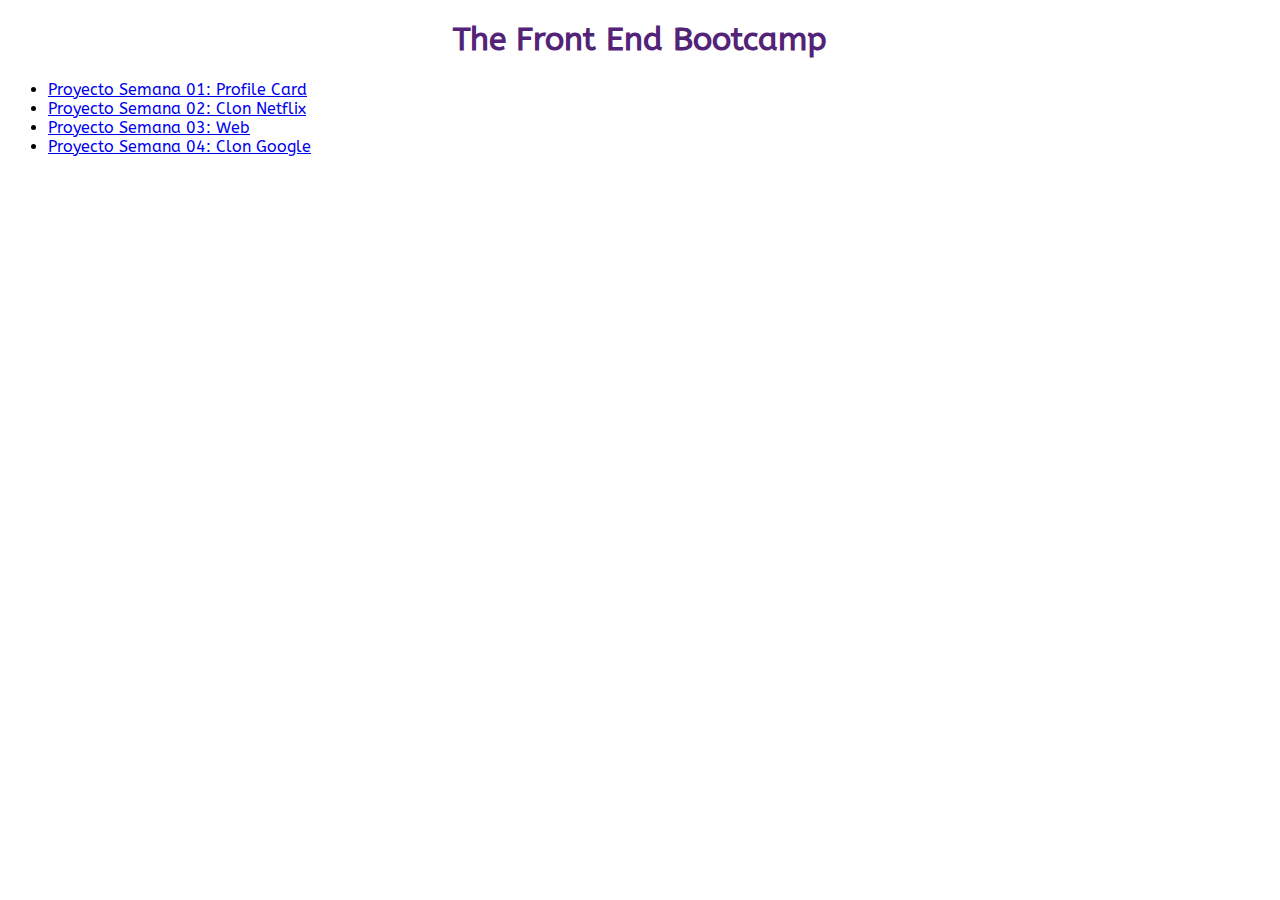
<file: index.html>
<!DOCTYPE html>
<html>
  <head>
    <meta charset="utf-8" />
    <meta http-equiv="X-UA-Compatible" content="IE=edge" />
    <title>The Front End Bootcamp | Academia Web</title>
    <meta name="viewport" content="width=device-width, initial-scale=1" />
    <link
      rel="stylesheet"
      type="text/css"
      media="screen"
      href="assets/styles/index.css"
    />
    <link rel="preconnect" href="https://fonts.googleapis.com" />
    <link rel="preconnect" href="https://fonts.gstatic.com" crossorigin />
    <link
      href="https://fonts.googleapis.com/css2?family=ABeeZee&display=swap"
      rel="stylesheet"
    />
  </head>

  <body>
        <h1>The Front End Bootcamp</h1>
        <ul>
          <li>
            <a href="pages/profile-card.html">Proyecto Semana 01: Profile Card</a>
          </li>
          <li>
            <a href="pages/clon-netflix.html">Proyecto Semana 02: Clon Netflix</a>
          </li>
          <li>
            <a href="pages/proyecto_semana_03/index.html">Proyecto Semana 03: Web</a>
          </li>
          <li>
            <a href="pages/proyecto_semana_04/index.html">Proyecto Semana 04: Clon Google</a>
          </li>
        </ul>
  </body>
</html>
</file>
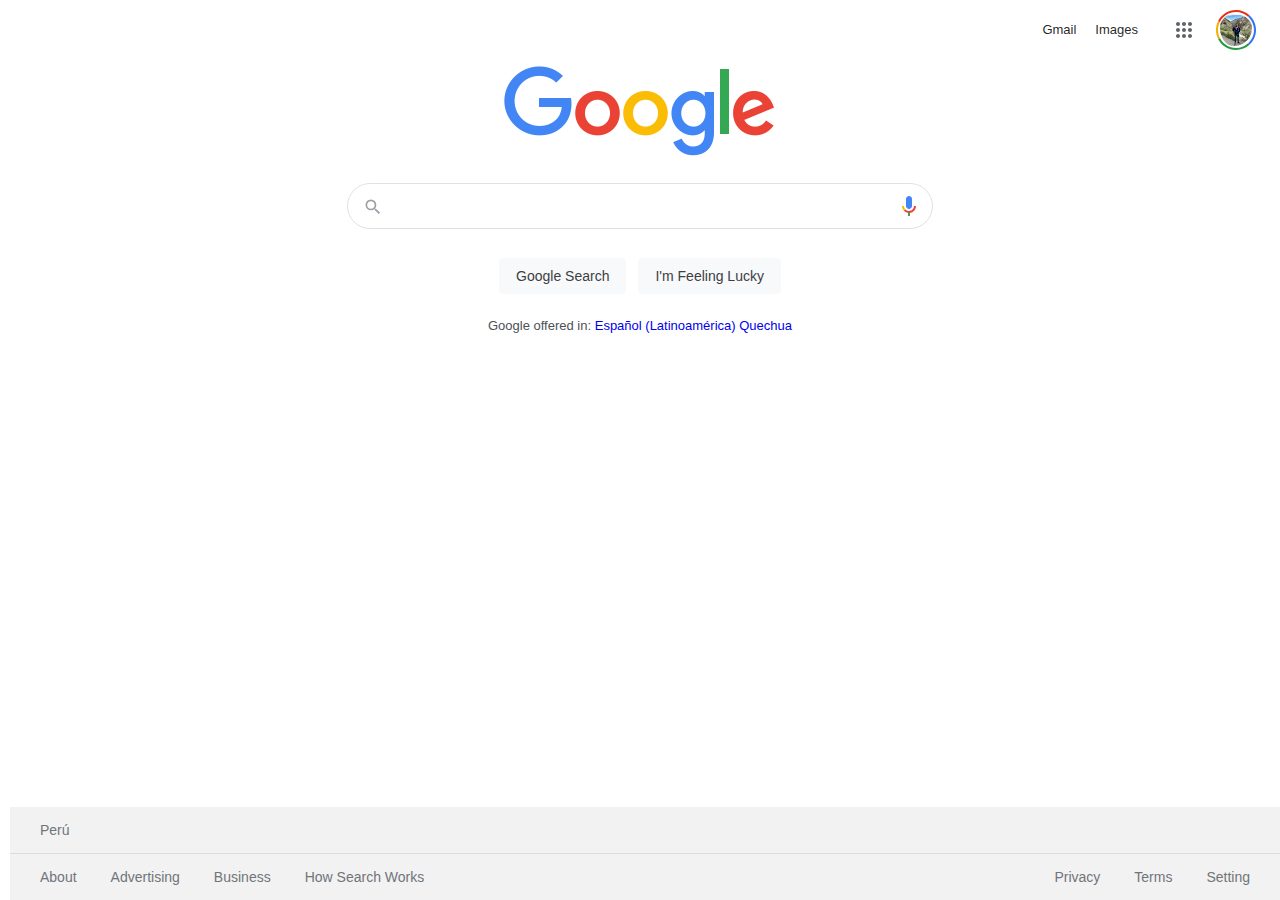
<file: pages/proyecto_semana_04/index.html>
<!DOCTYPE html>
<!--[if lt IE 7]>      <html class="no-js lt-ie9 lt-ie8 lt-ie7"> <![endif]-->
<!--[if IE 7]>         <html class="no-js lt-ie9 lt-ie8"> <![endif]-->
<!--[if IE 8]>         <html class="no-js lt-ie9"> <![endif]-->
<!--[if gt IE 8]>      <html class="no-js"> <!--<![endif]-->
<html>

<head lang="us">
    <meta charset="utf-8">
    <meta http-equiv="X-UA-Compatible" content="IE=edge">
    <title>Google</title>
    <meta name="description" content="">
    <meta name="viewport" content="width=device-width, initial-scale=1">
    <link rel="stylesheet" href="styles/google.css">
    <link rel="icon" type="image/x-icon" href="assets/images/favicon.ico">

</head>

<body>
    <!--[if lt IE 7]>
            <p class="browsehappy">You are using an <strong>outdated</strong> browser. Please <a href="#">upgrade your browser</a> to improve your experience.</p>
        <![endif]-->
    <header>
        <div class="header">
            <!--MENU PRINCIPAL-->
            <div class="menu">
                <div class="menu__option">
                    <a href="#">Gmail</a>
                </div>
                <div class="menu__option">
                    <a href="#">Images</a>
                </div>
            </div>

            <!--PRODUCTOS GOOGLE-->
            <div class="products">
                <div class="products__icon">
                    <a href="#">
                        <svg>
                            <path
                                d="M6,8c1.1,0 2,-0.9 2,-2s-0.9,-2 -2,-2 -2,0.9 -2,2 0.9,2 2,2zM12,20c1.1,0 2,-0.9 2,-2s-0.9,-2 -2,-2 -2,0.9 -2,2 0.9,2 2,2zM6,20c1.1,0 2,-0.9 2,-2s-0.9,-2 -2,-2 -2,0.9 -2,2 0.9,2 2,2zM6,14c1.1,0 2,-0.9 2,-2s-0.9,-2 -2,-2 -2,0.9 -2,2 0.9,2 2,2zM12,14c1.1,0 2,-0.9 2,-2s-0.9,-2 -2,-2 -2,0.9 -2,2 0.9,2 2,2zM16,6c0,1.1 0.9,2 2,2s2,-0.9 2,-2 -0.9,-2 -2,-2 -2,0.9 -2,2zM12,8c1.1,0 2,-0.9 2,-2s-0.9,-2 -2,-2 -2,0.9 -2,2 0.9,2 2,2zM18,14c1.1,0 2,-0.9 2,-2s-0.9,-2 -2,-2 -2,0.9 -2,2 0.9,2 2,2zM18,20c1.1,0 2,-0.9 2,-2s-0.9,-2 -2,-2 -2,0.9 -2,2 0.9,2 2,2z"
                                fill="#5f6368">
                            </path>
                        </svg>
                    </a>
                </div>
            </div>

            <!--USUARIO LOGUEADO-->
            <div class="session">
                <div class="session__circle">
                    <svg version="1.1" viewBox="0 0 40 40" width="40px" xml:space="preserve"
                        xmlns="http://www.w3.org/2000/svg" xmlns:xlink="http://www.w3.org/1999/xlink"
                        style="opacity:1.0">
                        <path
                            d="M4.02,28.27C2.73,25.8,2,22.98,2,20c0-2.87,0.68-5.59,1.88-8l-1.72-1.04C0.78,13.67,0,16.75,0,20c0,3.31,0.8,6.43,2.23,9.18L4.02,28.27z"
                            fill="#F6AD01"></path>
                        <path
                            d="M32.15,33.27C28.95,36.21,24.68,38,20,38c-6.95,0-12.98-3.95-15.99-9.73l-1.79,0.91C5.55,35.61,12.26,40,20,40c5.2,0,9.93-1.98,13.48-5.23L32.15,33.27z"
                            fill="#249A41"></path>
                        <path
                            d="M33.49,34.77C37.49,31.12,40,25.85,40,20c0-5.86-2.52-11.13-6.54-14.79l-1.37,1.46C35.72,9.97,38,14.72,38,20c0,5.25-2.26,9.98-5.85,13.27L33.49,34.77z"
                            fill="#3174F1"></path>
                        <path
                            d="M20,2c4.65,0,8.89,1.77,12.09,4.67l1.37-1.46C29.91,1.97,25.19,0,20,0l0,0C12.21,0,5.46,4.46,2.16,10.96L3.88,12C6.83,6.08,12.95,2,20,2"
                            fill="#E92D18"></path>
                    </svg>
                </div>
                <img src="assets/images/rosmel.jpg">
            </div>
        </div>
    </header>

    <section class="content">
        <!--LOGO-->
        <div class="center">
            <img src="assets/images/googlelogo_color_272x92dp.png" width="272px" height="92px" />
        </div>
        <!--BÚSQUEDA-->
        <form>
            <div class="row__search">
                <div class="search__icon">
                    <svg xmlns="http://www.w3.org/2000/svg" viewBox="0 0 24 24">
                        <path
                            d="M15.5 14h-.79l-.28-.27A6.471 6.471 0 0 0 16 9.5 6.5 6.5 0 1 0 9.5 16c1.61 0 3.09-.59 4.23-1.57l.27.28v.79l5 4.99L20.49 19l-4.99-5zm-6 0C7.01 14 5 11.99 5 9.5S7.01 5 9.5 5 14 7.01 14 9.5 11.99 14 9.5 14z"
                            fill="#9aa0a6">
                        </path>
                    </svg>
                </div>
                <div class="search__text">
                    <input type="text">
                </div>
                <div class="search__voice">
                    <svg xmlns="http://www.w3.org/2000/svg" viewBox="0 0 24 24">
                        <path fill="#4285f4"
                            d="m12 15c1.66 0 3-1.31 3-2.97v-7.02c0-1.66-1.34-3.01-3-3.01s-3 1.34-3 3.01v7.02c0 1.66 1.34 2.97 3 2.97z">
                        </path>
                        <path fill="#34a853" d="m11 18.08h2v3.92h-2z"></path>
                        <path fill="#fbbc05"
                            d="m7.05 16.87c-1.27-1.33-2.05-2.83-2.05-4.87h2c0 1.45 0.56 2.42 1.47 3.38v0.32l-1.15 1.18z">
                        </path>
                        <path fill="#ea4335"
                            d="m12 16.93a4.97 5.25 0 0 1 -3.54 -1.55l-1.41 1.49c1.26 1.34 3.02 2.13 4.95 2.13 3.87 0 6.99-2.92 6.99-7h-1.99c0 2.92-2.24 4.93-5 4.93z">
                        </path>
                    </svg>
                </div>
            </div>
            <div class="search__button center">
                <input value="Google Search" tabindex="0" type="submit">
                <input value="I'm Feeling Lucky" tabindex="0" type="submit">
            </div>
        </form>
        <!--OTROS IDIOMAS-->
        <div class="center">
            <p class="row__languages">Google offered in: <a href="#">Español
                    (Latinoamérica)</a> <a href="#">Quechua</a>
            </p>
        </div>
    </section>

    <footer>
        <div class="country">Perú</div>
        <div>
            <div class="submenu__container">
                <div class="submenu"><a href="#"> About </a></div>
                <div class="submenu"><a href="#"> Advertising </a></div>
                <div class="submenu"><a href="#"> Business </a></div>
                <div class="submenu"><a href="#"> How Search Works </a></div>
            </div>
            <div class="settings__container">
                <div class="settings"><a href="#"> Privacy </a></div>
                <div class="settings"><a href="#"> Terms </a></div>
                <div class="settings"><a href="#"> Setting </a></div>
            </div>
        </div>
    </footer>


  <!--START RETURN-->
  <button class="btn-flotante" id="btnTheme" onclick="changeTheme()">Dark theme</button>
  <!--END RETURN-->
<script>

function changeTheme(){
 
    let color = document.getElementById("btnTheme");
    console.log(color);
   
    if (color.innerHTML == "Dark theme") {
        color.innerHTML="Light theme";
        document.body.style.backgroundColor = "#202124";
        
    }else if (color.innerHTML == "Light theme") {
        color.innerHTML="Dark theme";
        document.body.style.backgroundColor = "#ffffff";
    }
}

</script>
</body>

</html>
</file>
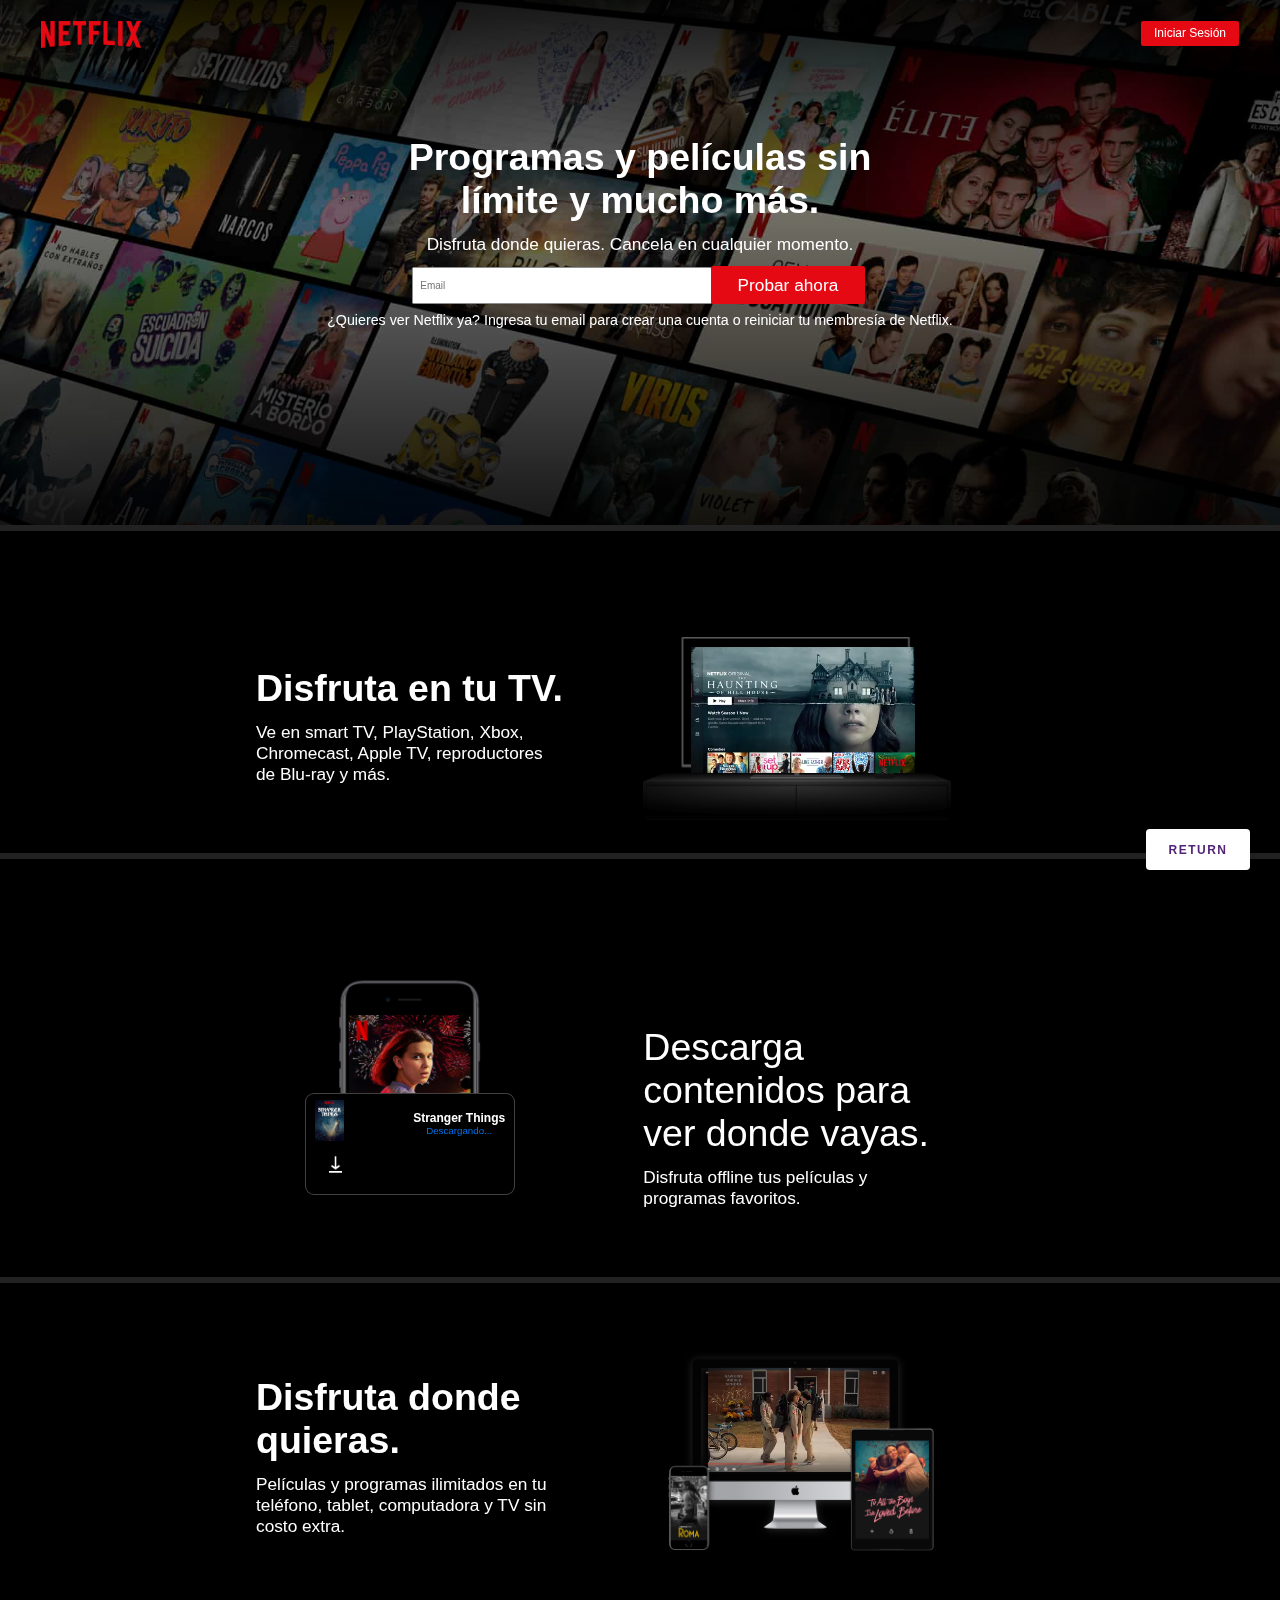
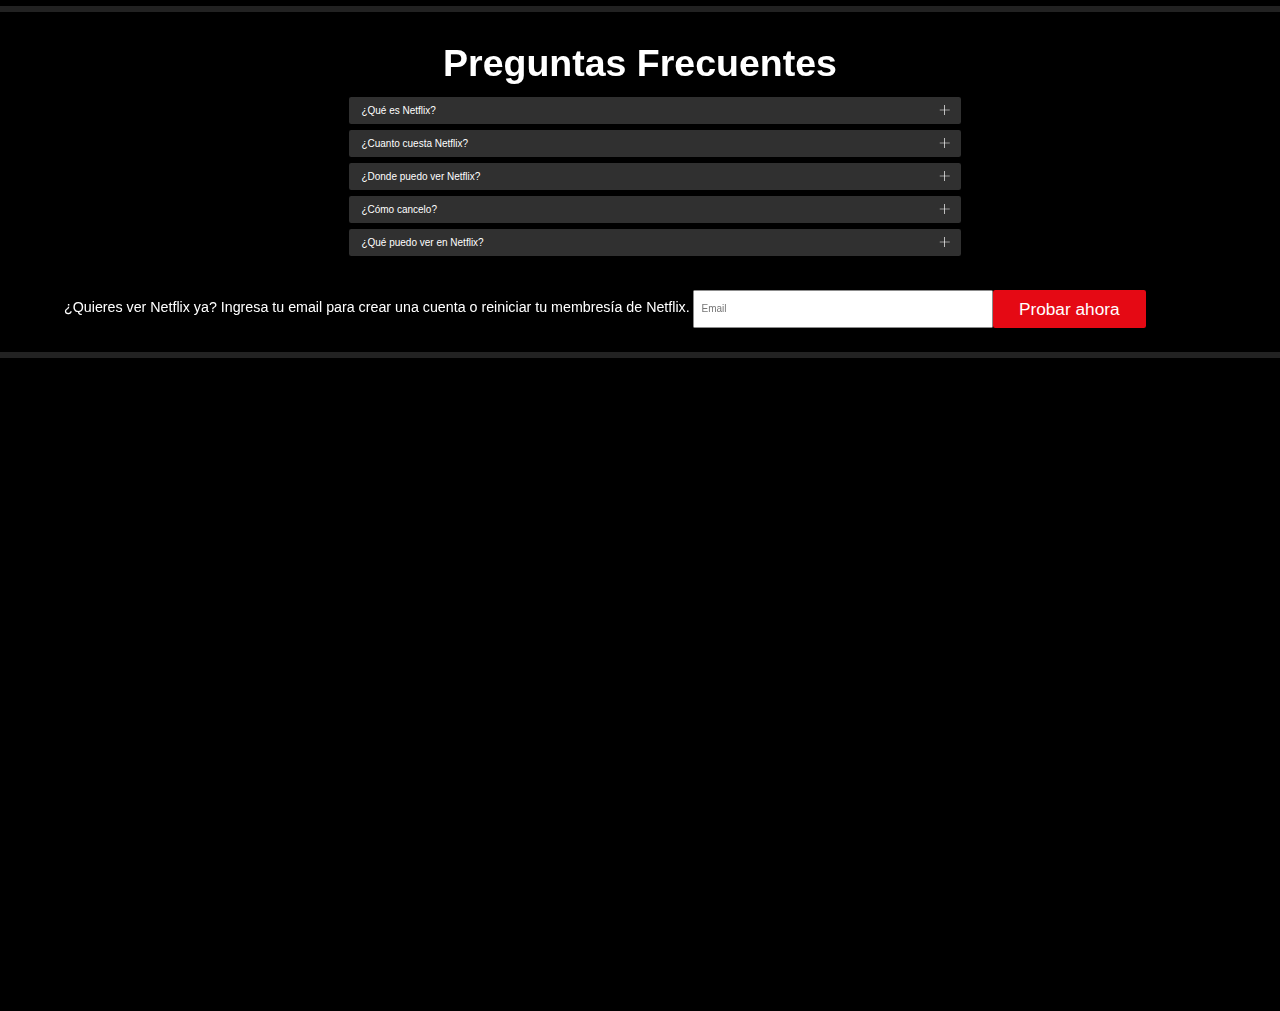
<file: pages/clon-netflix.html>
<!DOCTYPE html>
<!--[if lt IE 7]>      <html class="no-js lt-ie9 lt-ie8 lt-ie7"> <![endif]-->
<!--[if IE 7]>         <html class="no-js lt-ie9 lt-ie8"> <![endif]-->
<!--[if IE 8]>         <html class="no-js lt-ie9"> <![endif]-->
<!--[if gt IE 8]>      <html class="no-js"> <!--<![endif]-->
<html lang="en">
  <head>
    <meta charset="utf-8" />
    <meta http-equiv="X-UA-Compatible" content="IE=edge" />
    <title>Clon de Netflix</title>
    <meta name="description" content="" />
    <meta name="viewport" content="width=device-width, initial-scale=1" />

    <link
      href="https://fonts.googleapis.com/css2?family=Open+Sans:ital,wght@0,300;0,400;0,500;0,600;0,700;0,800;1,300;1,400;1,500;1,600;1,700;1,800&display=swap"
      rel="stylesheet"
    />
    <link rel="stylesheet" href="/assets/styles/general.css" />
    <link rel="stylesheet" href="/assets/styles/clon-netflix.css" />
    <link rel="icon" type="image/png" href="/assets/img/nf-favicon.png" />
  </head>

  <body>
    <!--[if lt IE 7]>
      <p class="browsehappy">
        You are using an <strong>outdated</strong> browser. Please
        <a href="#">upgrade your browser</a> to improve your experience.
      </p>
    <![endif]-->
    <header>
      <img src="/assets/img/netflix_logo.png" class="header__logo" />
      <nav>
        <a href="#" class="boton boton__login" href="">Iniciar Sesión</a>
      </nav>
      <section class="header__form">
        <div class="header__contenido">
          <h1 class="titulo">Programas y películas sin límite y mucho más.</h1>
          <h2 class="subtitulo">
            Disfruta donde quieras. Cancela en cualquier momento.
          </h2>
        </div>
        <input
          type="email"
          name="email"
          class="formulario__email"
          placeholder="Email"
        />
        <a href="#" class="boton boton--grande">Probar ahora</a>
        <h3 class="titulo titulo--sm">
          ¿Quieres ver Netflix ya? Ingresa tu email para crear una cuenta o
          reiniciar tu membresía de Netflix.
        </h3>
      </section>
    </header>
    <div class="fondo">
      <img
        src="/assets/img/netflix_fondo.jpg"
        alt=""
        srcset=""
        class="fondo__imagen"
      />
      <div class="fondo fondo--degradado"></div>
    </div>

    <!--SECCIÓN 1-->
    <article>
      <section class="section__contenido">
        <div class="columna">
          <h1 class="titulo">Disfruta en tu TV.</h1>
          <h2 class="subtitulo">
            Ve en smart TV, PlayStation, Xbox, Chromecast, Apple TV,
            reproductores de Blu-ray y más.
          </h2>
        </div>
        <div class="columna">
          <div class="section__animation">
            <img
              src="/assets/img/marco_tv.png"
              alt=""
              class="section__imagen"
            />
            <div class="section__video">
              <video autoplay loop muted class="video">
                <source src="/assets/video/video-tv.m4v" type="video/mp4" />
              </video>
            </div>
          </div>
        </div>
      </section>
    </article>

    <!--SECCIÓN 2-->
    <article>
      <div class="section__contenido">
        <div class="columna">
          <div class="section__telefono">
            <img
              src="/assets/img/netflix_download.jpg"
              alt=""
              srcset=""
              class="section__imagen"
            />
            <div class="section__descarga">
              <img
                src="/assets/img/download_animation_image.png"
                alt=""
                srcset=""
                class="section__imagen--small"
              />
              <div class="section__informacion">
                <p class="texto--minimo">Stranger Things</p>
                <p class="texto--azul">Descargando...</p>
              </div>
              <img
                src="/assets/img/download-icon.gif"
                alt=""
                srcset=""
                class="section__imagen--small"
              />
            </div>
          </div>
        </div>
        <div class="columna">
          <hi class="titulo">Descarga contenidos para ver donde vayas.</hi>
          <h2 class="subtitulo">
            Disfruta offline tus películas y programas favoritos.
          </h2>
        </div>
      </div>
    </article>

    <!--SECCIÓN 3-->
    <article>
      <div class="section__contenido">
        <div class="columna">
          <h1 class="titulo">Disfruta donde quieras.</h1>
          <h2 class="subtitulo">
            Películas y programas ilimitados en tu teléfono, tablet, computadora
            y TV sin costo extra.
          </h2>
        </div>
        <div class="columna">
          <div class="section__animation">
            <img
              src="/assets/img/marco_dispositivos.png"
              alt=""
              class="section__imagen"
            />
            <div class="section__video section__dispositivos">
              <video autoplay loop muted class="video">
                <source
                  src="/assets/video/video-devices.m4v"
                  type="video/mp4"
                />
              </video>
            </div>
          </div>
        </div>
      </div>
    </article>

    <!--SECCION 4-->
    <article>
      <div class="faq">
        <h1 class="titulo">Preguntas Frecuentes</h1>
        <ul class="faq__lista">
          <li class="faq__objeto">
            <button class="boton boton--faq" onclick="cambioPanel(0)">
              ¿Qué es Netflix?<svg
                viewBox="0 0 26 26"
                class="svg-pequeño svg-pequeño--panel-cerrado"
                focusable="true"
              >
                <path
                  d="M10.5 9.3L1.8 0.5 0.5 1.8 9.3 10.5 0.5 19.3 1.8 20.5 10.5 11.8 19.3 20.5 20.5 19.3 11.8 10.5 20.5 1.8 19.3 0.5 10.5 9.3Z"
                ></path>
              </svg>
            </button>
            <div class="faq__respuesta faq__respuesta--cerrada">
              <span>
                Netflix es un servicio de streaming que ofrece una gran variedad
                de programas, películas y documentales premiados en casi
                cualquier pantalla conectada a internet. <br /><br />Todo lo que
                quieras ver, sin límites ni comerciales, a un costo muy
                accesible. Siempre hay algo nuevo por descubrir, ¡y todas las
                semanas se agregan más programas y películas!
              </span>
            </div>
          </li>
          <li class="faq__objeto">
            <button class="boton boton--faq" onclick="cambioPanel(1)">
              ¿Cuanto cuesta Netflix?<svg
                viewBox="0 0 26 26"
                class="svg-pequeño svg-pequeño--panel-cerrado"
                focusable="true"
              >
                <path
                  d="M10.5 9.3L1.8 0.5 0.5 1.8 9.3 10.5 0.5 19.3 1.8 20.5 10.5 11.8 19.3 20.5 20.5 19.3 11.8 10.5 20.5 1.8 19.3 0.5 10.5 9.3Z"
                ></path>
              </svg>
            </button>
            <div class="faq__respuesta faq__respuesta--cerrada">
              <span>
                Ve Netflix en tu smartphone, tablet, smart TV, laptop o
                dispositivo de streaming, todo por una tarifa plana mensual muy
                accesible. Planes desde USD7,99 al mes. Sin costos adicionales
                ni contratos.
              </span>
            </div>
          </li>
          <li class="faq__objeto">
            <button class="boton boton--faq" onclick="cambioPanel(2)">
              ¿Donde puedo ver Netflix?<svg
                viewBox="0 0 26 26"
                class="svg-pequeño svg-pequeño--panel-cerrado"
                focusable="true"
              >
                <path
                  d="M10.5 9.3L1.8 0.5 0.5 1.8 9.3 10.5 0.5 19.3 1.8 20.5 10.5 11.8 19.3 20.5 20.5 19.3 11.8 10.5 20.5 1.8 19.3 0.5 10.5 9.3Z"
                ></path>
              </svg>
            </button>
            <div class="faq__respuesta faq__respuesta--cerrada">
              <span>
                Ve donde quieras, cuando quieras y en todos los dispositivos que
                quieras. Inicia sesión en tu cuenta de Netflix para ver
                contenido al instante a través de netflix.com desde tu
                computadora personal o en cualquier dispositivo con conexión a
                internet que cuente con la app de Netflix, como smart TV,
                smartphones, tablets, reproductores multimedia y consolas de
                juegos.
                <br /><br />
                Además, puedes descargar tus programas favoritos con iOS,
                Android o la app para Windows 10. Con la función de descarga,
                puedes ver donde vayas y sin conexión a internet. Lleva Netflix
                contigo adonde sea.
              </span>
            </div>
          </li>
          <li class="faq__objeto">
            <button class="boton boton--faq" onclick="cambioPanel(3)">
              ¿Cómo cancelo?<svg
                viewBox="0 0 26 26"
                class="svg-pequeño svg-pequeño--panel-cerrado"
                focusable="true"
              >
                <path
                  d="M10.5 9.3L1.8 0.5 0.5 1.8 9.3 10.5 0.5 19.3 1.8 20.5 10.5 11.8 19.3 20.5 20.5 19.3 11.8 10.5 20.5 1.8 19.3 0.5 10.5 9.3Z"
                ></path>
              </svg>
            </button>
            <div class="faq__respuesta faq__respuesta--cerrada">
              <span>
                Netflix es flexible. Sin contratos molestos ni compromisos.
                Cancela la membresía online con solo dos clics. No hay cargos
                por cancelación. Empieza y termina cuando quieras.
              </span>
            </div>
          </li>
          <li class="faq__objeto">
            <button class="boton boton--faq" onclick="cambioPanel(4)">
              ¿Qué puedo ver en Netflix?<svg
                viewBox="0 0 26 26"
                class="svg-pequeño svg-pequeño--panel-cerrado"
                focusable="true"
              >
                <path
                  d="M10.5 9.3L1.8 0.5 0.5 1.8 9.3 10.5 0.5 19.3 1.8 20.5 10.5 11.8 19.3 20.5 20.5 19.3 11.8 10.5 20.5 1.8 19.3 0.5 10.5 9.3Z"
                ></path>
              </svg>
            </button>
            <div class="faq__respuesta faq__respuesta--cerrada">
              <span>
                Netflix tiene un amplio catálogo de programas, películas,
                documentales, animes, originales premiados y más. Todo lo que
                quieras ver, cuando quieras.</span
              >
            </div>
          </li>
        </ul>
      </div>
      <div class="cta">
        <h3 class="titulo--sm">¿Quieres ver Netflix ya? Ingresa tu email para crear una cuenta o reiniciar tu membresía de Netflix.  
        </h3>
        <input
        type="email"
        name="email"
        class="formulario__email"
        placeholder="Email"
      />
      <a href="#" class="boton boton--grande">Probar ahora</a>
      </div>
    </article>

    
    <script>
      function cambioPanel(index) {
        let nodo = document.getElementsByClassName("faq__respuesta")[index];
        let nodoAbierto = document.getElementsByClassName(
          "faq__respuesta faq__respuesta--abierta"
        )[0];
        let svg = document.getElementsByClassName("svg-pequeño")[index];
        
        
        if (nodo.className == "faq__respuesta faq__respuesta--cerrada") {
          // Cerramos el último panel abierto si la hay
          if (nodoAbierto) {
            nodoAbierto.className = "faq__respuesta faq__respuesta--cerrada";
          }
          //Abrimos panel actual
          nodo.className = "faq__respuesta faq__respuesta--abierta";
          svg.className.baseVal = "svg-pequeño";
        } else {
          // Cerramos el panel actual
          nodo.className = "faq__respuesta faq__respuesta--cerrada";
          svg.className.baseVal = "svg-pequeño svg-pequeño--panel-cerrado"
        }
      }
    </script>

    <a href="../index.html" class="btn-flotante">Return</a>

  </body>
</html>
</file>
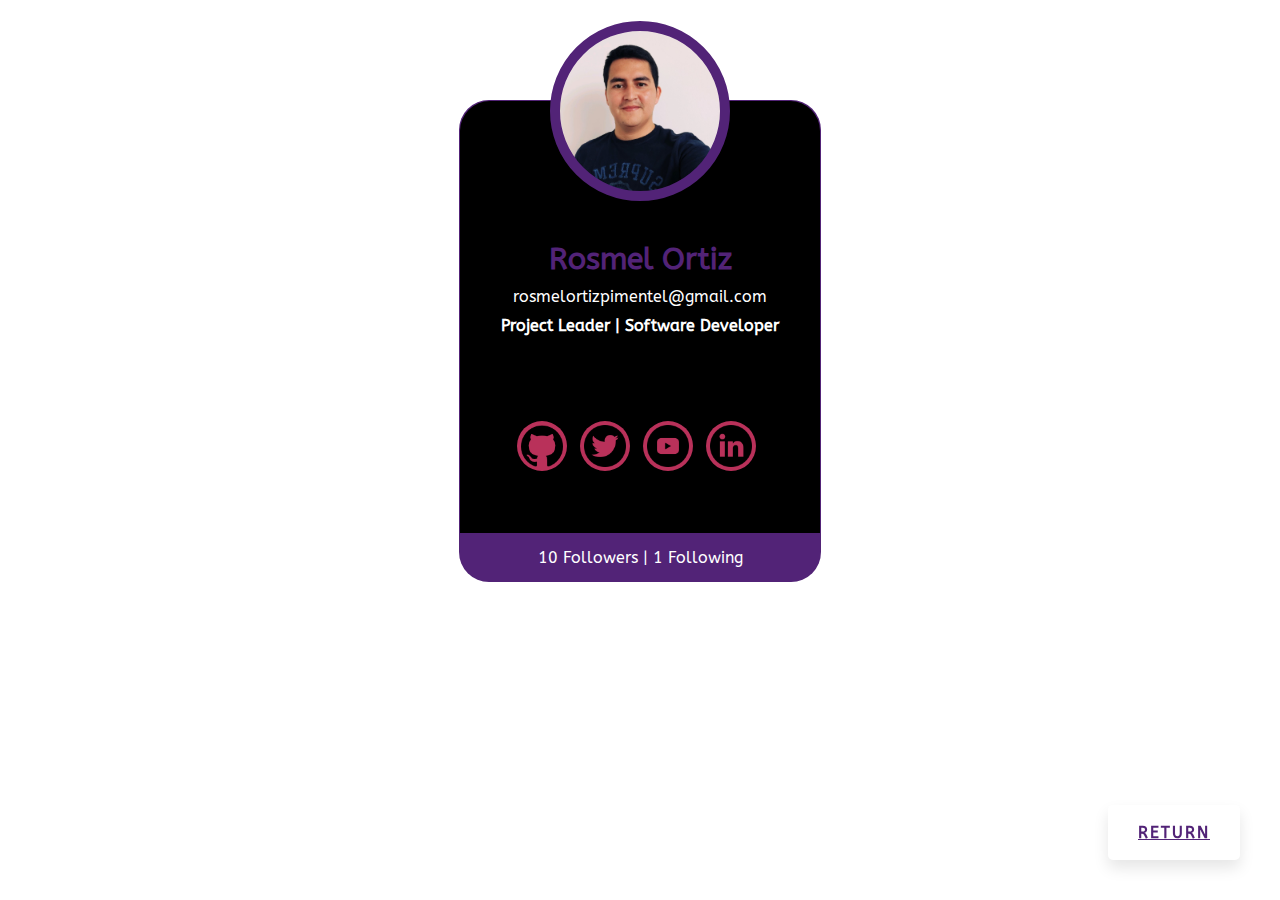
<file: pages/profile-card.html>
<!DOCTYPE html>
<html>
  <head>
    <meta charset="utf-8" />
    <meta http-equiv="X-UA-Compatible" content="IE=edge" />
    <title>Profile Card</title>
    <meta name="viewport" content="width=device-width, initial-scale=1" />
    <link rel="stylesheet" href="/assets/styles/general.css" />
    <link
      rel="stylesheet"
      type="text/css"
      media="screen"
      href="../assets/styles/profile-card.css"
    />
    <link rel="preconnect" href="https://fonts.googleapis.com" />
    <link rel="preconnect" href="https://fonts.gstatic.com" crossorigin />
    <link
      href="https://fonts.googleapis.com/css2?family=ABeeZee&display=swap"
      rel="stylesheet"
    />
  </head>

  <body>
    <div class="main-container">
      <div class="body-container">
        <div class="picture-container"></div>
        <section class="info-container">
          <p class="name">Rosmel Ortiz</p>
          <p class="email">rosmelortizpimentel@gmail.com</p>
          <p class="profession">Project Leader | Software Developer</p>
        </section>
        <section class="social-networks-container">
          <div class="icon-social-networks icon-github"></div>
          <div class="icon-social-networks icon-twitter"></div>
          <div class="icon-social-networks icon-youtube"></div>
          <div class="icon-social-networks icon-linkedin"></div>
        </section>
      </div>
      <footer class=" class="footer-container">
        <p class="follow">10 Followers | 1 Following</p>
      </footer>
    </div>
    <a href="../index.html" class="btn-flotante">Return</a>

  </body>
</html>
</file>
<file: assets/styles/index.css>
* {
  font-family: "ABeeZee", sans-serif;
}

body {
  background-color: white;
}


h1{
  text-align: center;
  color: #522377;
}

p {
  text-align: center;
  margin: 0px;
}
</file>
<file: pages/proyecto_semana_04/styles/google.css>
:root {
  --color-text-black: #3c4043;
  --color-text-grey: #70757a;
  --color-text-blue: #1a0dab;
  --color-background-footer: #70757a;
  --color-background-button: #f8f9fa;
}

body {
  height: 100%;
  margin: 0px 10px;
    /*color: #202124;*/
  color: #bdc1c6;
  background: #ffffff;
}

footer {
  position: absolute;
  bottom: 0;
  background: #f2f2f2;
  width: 100%;
}
.center {
  text-align: center;
}

.header {
  position: relative;
  text-align: right;
  height: 60px;
  padding-right: 18px;
  padding-top: 6px;
}

.menu {
  position: relative;
  display: inline-block;
  text-align: right;
  margin-right: 30px;
}

.menu__option {
  display: inline-block;
  padding-left: 15px;
}

.menu__option a {
  display: inline-block;
  vertical-align: middle;
  color: rgba(0, 0, 0, 0.87);
  text-decoration: none;
  font-family: arial, sans-serif;
  font-size: 13px;
  height: 40px;
}

.menu__option a:hover {
  text-decoration: underline;
}

.session {
  position: relative;
  display: inline-block;
  text-align: right;
}
.session img {
  border-radius: 50%;
  padding-top: 4px;
  padding-left: 4px;
}

.session__circle {
  position: absolute;
}

.products {
  position: relative;
  display: inline-block;
  height: 40px;
  width: 40px;
}

.products__icon svg {
  height: 40px;
  width: 40px;
  box-sizing: border-box;
  padding-top: 12px;
  padding-right: -50px;
}

.products__icon {
  position: absolute;
  height: 40px;
  width: 40px;
}

/*BÚSQUEDA*/

.row__search {
  height: 44px;
  border: 1px solid #dfe1e5;
  border-radius: 24px;
  margin: 0 auto;
  width: auto;
  max-width: 584px;
  margin-top: 21px;
}

.search__icon {
  display: inline-block;
  position: relative;
  height: 44px;
  width: 44px;
  box-sizing: content-box;
}

.search__icon svg {
  position: absolute;
  height: 20px;
  width: 20px;
  padding-top: 13px;
  padding-left: 15px;
}

.search__text {
  display: inline-block;
  position: relative;
  box-sizing: content-box;
  height: 44px;
  width: 80%;
}

.search__text input {
  border: none;
  margin-top: 5px;
  color: rgba(0, 0, 0, 0.87);
  outline: none; /*Quita el borde cuando tiene el foco*/
  height: 34px;
  font-size: 16px;
  position: absolute;
  width: 100%;
}

.search__voice {
  display: inline-block;
  position: relative;
  height: 44px;
  width: 44px;
  box-sizing: content-box;
  margin-left: 15px;
}

.search__voice svg {
  position: absolute;
  height: 24px;
  width: 24px;
  padding-top: 10px;
  padding-left: 15px;
}

.search__button {
  padding-top: 18px;
}

.row__languages {
  color: #4d5156;
  display: inline-block;
  font-family: arial, sans-serif;
  font-size: small;
}

.row__languages a{
  text-decoration: none;
}

input[type="submit"] {
  background-color: var(--color-background-button);
  border: 1px solid var(--color-background-button);
  border-radius: 4px;
  color: var(--color-text-black);
  font-family: arial, sans-serif;
  font-size: 14px;
  margin: 11px 4px;
  padding: 0 16px;
  height: 36px;
  cursor: pointer;
}

input[type="submit"]:hover {
  border-color: #70757a3d;
}

.country {
  padding: 15px 30px;
  border-bottom: 1px solid #dadce0;
  color: #70757a;
  font-size: 14px;
  font-family: arial, sans-serif;
}

.submenu__container {
  position: relative;
  display: inline-block;
  padding-left: 15px;
}

.submenu {
  color: #70757a;
  padding: 15px;
  font-size: 14px;
  font-family: arial, sans-serif;
  display: inline-block;
}

.settings__container {
  position: absolute;
  right: 25px;
  display: inline-block;
}

.settings {
  color: #70757a;
  padding: 15px;
  font-size: 14px;
  font-family: arial, sans-serif;
  display: inline-block;
}

footer a {
  text-decoration: none;
  color: #70757a;
  display: inline-block;
}


/*****************  FLOATING BUTTON START  *****************/
.btn-flotante {
  font-size: 16px;
  text-transform: uppercase;
  font-weight: bold;
  color: white;
  border-radius: 5px;
  letter-spacing: 1px;
  background-color: black;
  padding: 18px 30px;
  position: fixed;
  bottom: 40px;
  right: 40px;
  transition: all 300ms ease 0ms;
  box-shadow: 0px 8px 15px rgba(0, 0, 0, 0.1);
  z-index: 99;
  display: none;
}

.btn-flotante:hover {
  background-color: white;
  box-shadow: 0px 15px 20px rgba(0, 0, 0, 0.3);
  transform: translateY(-7px);
  color: black
}
/*****************  FLOATING BUTTON END  *****************/
</file>
<file: assets/styles/general.css>
.btn-flotante {
    font-size: 16px; /* Cambiar el tamaño de la tipografia */
    text-transform: uppercase; /* Texto en mayusculas */
    font-weight: bold; /* Fuente en negrita o bold */
    color: #522377; /* Color del texto */
    border-radius: 5px; /* Borde del boton */
    letter-spacing: 2px; /* Espacio entre letras */
    background-color: white; /* Color de fondo */
    padding: 18px 30px; /* Relleno del boton */
    position: fixed;
    bottom: 40px;
    right: 40px;
    transition: all 300ms ease 0ms;
    box-shadow: 0px 8px 15px rgba(0, 0, 0, 0.1);
    z-index: 99;
  }
  .btn-flotante:hover {
    background-color: #522377; /* Color de fondo al pasar el cursor */
    box-shadow: 0px 15px 20px rgba(0, 0, 0, 0.3);
    transform: translateY(-7px);
      color: white;
  }
</file>
<file: assets/styles/clon-netflix.css>
/* GENERALES */

:root {
  --global-font-size: 16px;
  --medium-font-size: 23px;
  --red-color: #e50914;
  --white-color: #fff;
  --grey-color: #8c8c8c;
  --black-color: #000;
  --dark-grey-color: #303030;
  --margin-center: 0 auto;
}

html {
  zoom: 75%;
}

body {
  font-family: Helvetica, Arial, sans-serif;
  font-size: var(--global-font-size);
  background-color: var(--black-color);
  margin: 0;
  color: var(--white-color);
}

a {
  text-decoration: none;
}

nav {
  float: right;
}

header {
  position: relative;
  z-index: 2;
  min-height: 600px;
}

/* NAVBAR */
.header__logo {
  width: 133px;
  height: 36px;
  padding: 28px 55px;
}

.boton {
  border-radius: 3px;
  color: var(--white-color);
  background-color: var(--red-color);
  padding: 7px 17px;
}

.boton__login {
  margin: 28px 55px;
  display: inline-block;
}

/* FORMULARIO */

.titulo {
  font-size: 50px;
  margin: var(--margin-center);
}

.subtitulo {
  font-size: var(--medium-font-size);
  font-weight: normal;
  margin: 16px auto;
}

.header__form {
  text-align: center;
}

.header__contenido {
  max-width: 640px;
  margin: 85px auto;
  margin-bottom: 0;
}

.formulario__email {
  width: 400px;
  height: 50px;
  padding: 10px;
  box-sizing: border-box;
  border: solid 1px var(--grey-color);
  border-radius: 2px;
}

.boton--grande {
  padding: 12px 35px;
  font-size: var(--medium-font-size);
  position: relative;
  top: 3px;
  left: -5px;
}

.titulo--sm {
  font-size: 19px;
  font-weight: normal;
  margin-top: 10px;
}

article .titulo--sm {
    display: inline-block;
  }

.fondo {
  position: absolute;
  top: 0;
  left: 0;
  right: 0;
  height: 700px;
}

.fondo__imagen {
  width: 100%;
  height: 100%;
  object-fit: cover;
}

.fondo--degradado {
  background-color: rgba(0, 0, 0, 0.4);
  background-image: linear-gradient(
    to top,
    rgba(0, 0, 0, 0.8) 0%,
    rgba(0, 0, 0, 0) 60%,
    rgba(0, 0, 0, 0.8) 100%
  );
}

/* ARTICULO 1*/

article {
  border-bottom: 8px solid #222;
}

article:nth-child(3) {
  margin-top: 100px;
  border-top: 8px solid #222;
}

.section__contenido {
  max-width: 60%;
  margin: 25px auto;
  padding-bottom: 50px;
}

.columna {
  width: 40%;
  display: inline-block;
}

.columna:first-child {
  margin-right: 10%;
}

.section__imagen {
  width: 100%;
}

.section__video {
  width: 73%;
  position: absolute;
  top: 75px;
  left: 64px;
}

.section__animation {
  position: relative;
  top: 55px;
}

.video {
  width: 100%;
  height: 100%;
}

/* ARTICLE 2*/

.section__descarga {
  padding: 0.5em 0.75em;
  align-items: center;
  width: 62%;
  border: 2px solid rgba(255, 255, 255, 0.25);
  border-radius: 0.75em;
  text-align: justify;
  position: relative;
  background-color: var(--black-color);
  top: -115px;
  left: 65px;
}
.section__imagen--small {
  height: 55px;
  display: inline-block;
}

.section__informacion {
  display: inline-block;
  text-align: center;
  margin-left: 30px;
  position: relative;
  top: -10px;
}

.texto--minimo {
  font-size: var(--global-font-size);
  color: var(--white-color);
  font-weight: 600;
  margin: 0;
}

.texto--azul {
  color: #0071eb;
  font-size: 13px;
  font-weight: normal;
  margin: 0;
}

.section__telefono {
  position: relative;
  top: 90px;
}

/*ARTICLE 3*/
.section__dispositivos {
  top: 31px;
  width: 61%;
  left: 86px;
  z-index: -1;
}

/*ARTICLE 4*/

.faq {
  width: 80%;
  margin: var(--margin-center);
  text-align: center;
  margin-top: 40px;
}

.faq__lista {
  margin: 16px auto;
  max-width: 815px;
}

.faq__objeto {
  list-style: none;
  margin: 0 0 8px 0;
}

.boton--faq {
  padding: 0.8em 2.2em 0.8em 1.2em;
  position: relative;
  width: 100%;
  border: 0;
  text-align: left;
  background-color: var(--dark-grey-color);
}

.svg-pequeño {
  position: absolute;
  right: 1em;
  top: 50%;
  height: 1em;
  fill: white;
  transform: translateY(-50%);
  transition: 300ms;
}

.svg-pequeño.svg-pequeño--panel-cerrado {
  transform: translateY(-50%) rotate(-45deg);
  transition: 300ms;
}

.faq__respuesta {
  text-align: center;
  background: var(--dark-grey-color);
}

.faq__respuesta.faq__respuesta--cerrada {
  max-height: 0;
  overflow: hidden;
  transition: max-height 0.25s cubic-bezier(0.5, 0, 0.1, 1);
}


.faq__respuesta.faq__respuesta--abierta {
    max-height: 1200px;
    transition: max-height 0.25s cubic-bezier(0.5, 0, 0.1, 1);
  }

  .cta{
    margin: var(--margin-center);
    width: 90%;
    padding: 30px;
  }
</file>
<file: assets/styles/profile-card.css>
:root {
  --color-primary : #522377;
  --color-secondary   : #b9315a;
}

* {
  font-family: "ABeeZee", sans-serif;
}

body {
  background-color: white;
}

p {
  text-align: center;
  font-family: "ABeeZee", sans-serif;
  color: white;
  margin: 0px;
}

.main-container {
  background-color: var(--color-primary);
  width: 360px;
  height: 480px;
  margin: 100px auto;
  border-radius: 30px 30px 30px 30px;
  padding: 1px;
}

.body-container {
  background-color: black;
  width: 100%;
  height: 90%;
  border-radius: 30px 30px 0px 0px;
  margin: 0px auto;
}

.footer-container {
  background-color: var(--color-primary);
  width: 100%;
  height: 10%;
  margin: 0px auto;
  border-radius: 0px 0px 30px 30px;
}

.picture-container {
  margin: 0px auto 0px auto;
  height: 160px;
  width: 160px;
  position: relative;
  top: -80px;
  background-color: white;
  border-radius: 50%;
  border: var(--color-primary) solid 10px;
  background-image: url("/assets/img/rosmel.jpg");
  background-repeat: no-repeat;
  background-position: center center;
  background-size: cover;
}

.info-container {
  height: 150px;
  position: relative;
  margin-top: -40px;
}

.name {
  color: var(--color-primary);
  font-size: 30px;
  font-weight: bold;
}

.email {
  padding-top: 10px;
}

.profession {
  padding-top: 10px;
  font-weight: bold;
}

.social-networks-container {
  text-align: center;
  height: 50px;
  margin-top: 30px;
}

.icon-social-networks {
  background-color: var(--color-secondary);
  border-radius: 50%;
  text-align: center;
  height: 50px;
  width: 50px;
  display: inline-block;
  margin-right: 8px;
  background-repeat: no-repeat;
  background-position: center center;
  background-size: 42px;
}

.icon-social-networks:hover {
  background-color: #ffffff;
}

.icon-github {
  background-image: url("/assets/img/logotipo-de-github.png");
}

.icon-twitter {
  background-image: url("/assets/img/logotipo-de-twitter.png");
}

.icon-youtube {
  background-image: url("/assets/img/logotipo-de-youtube.png");
}

.icon-linkedin {
  background-image: url("/assets/img/logotipo-de-linkedin.png");
}

.follow {
  color: white;
  text-align: center;
  margin: auto auto;
  padding-top: 15px;
}
</file>
